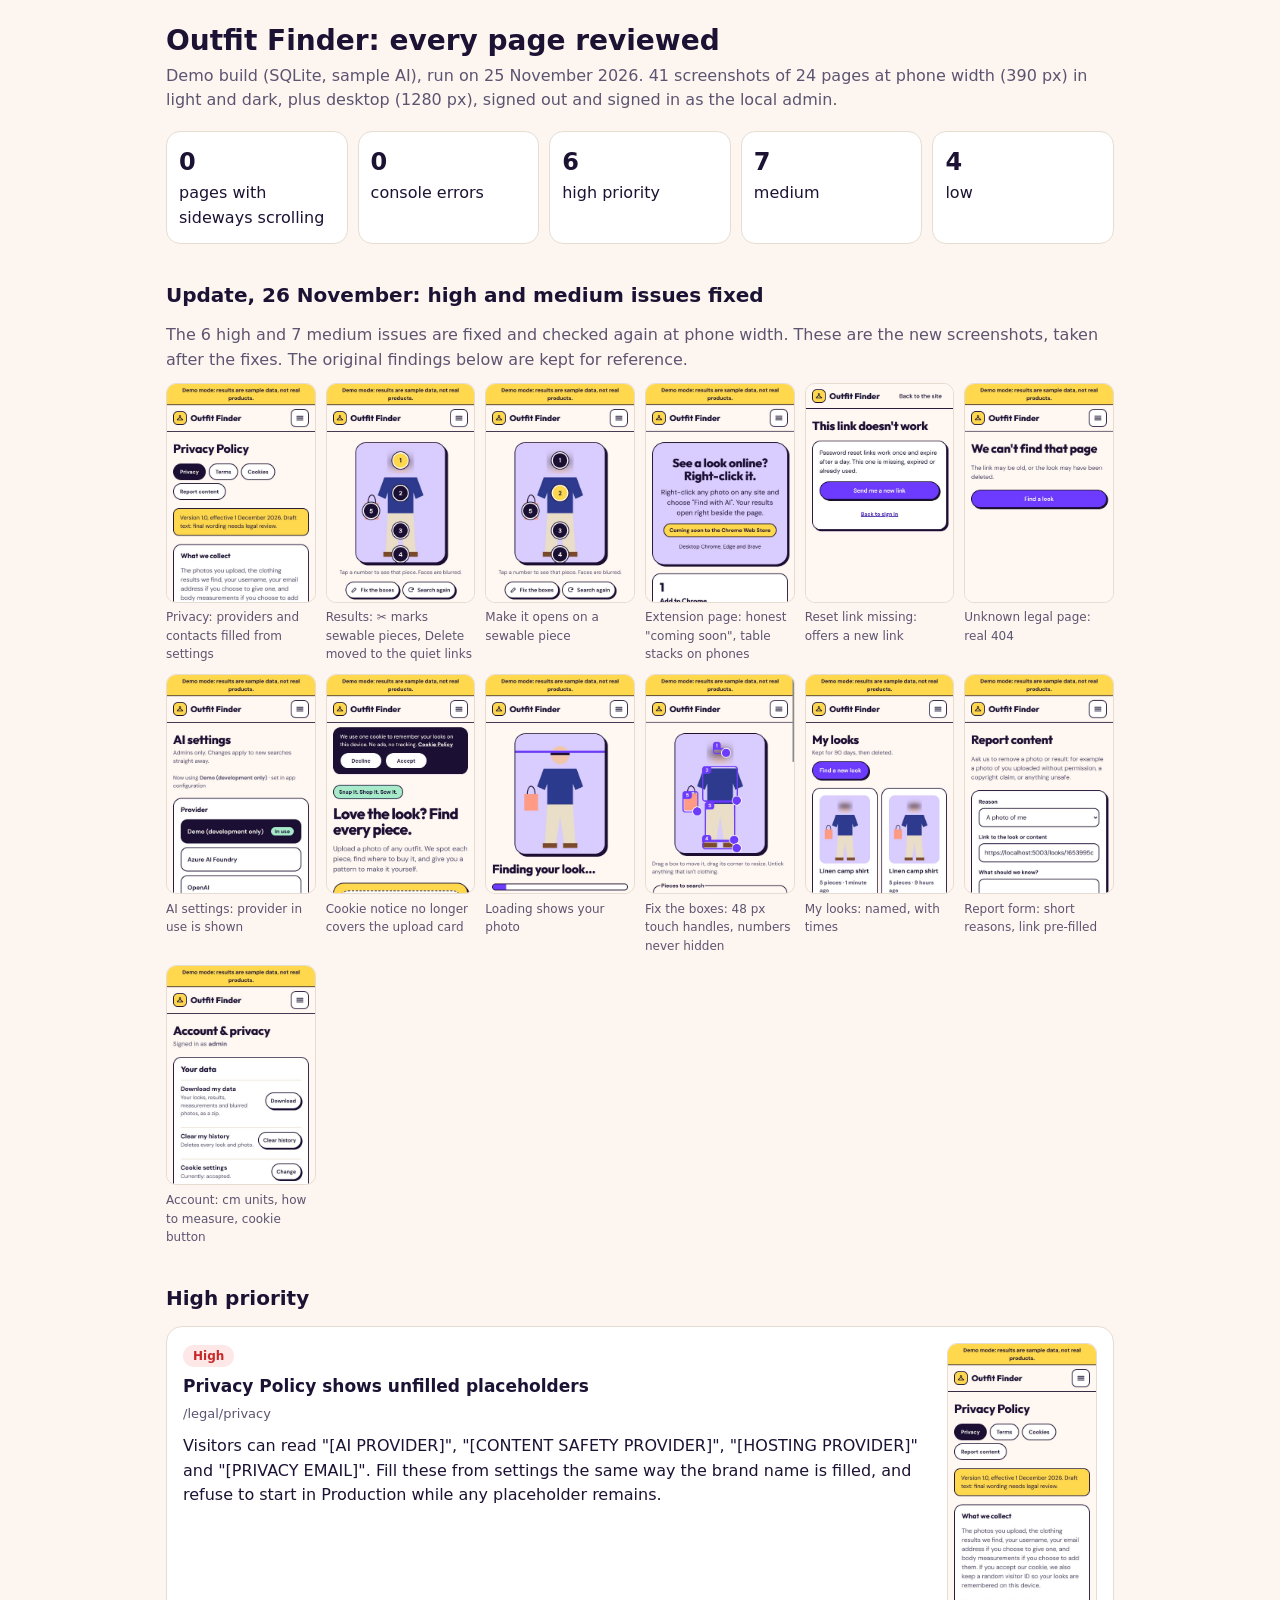
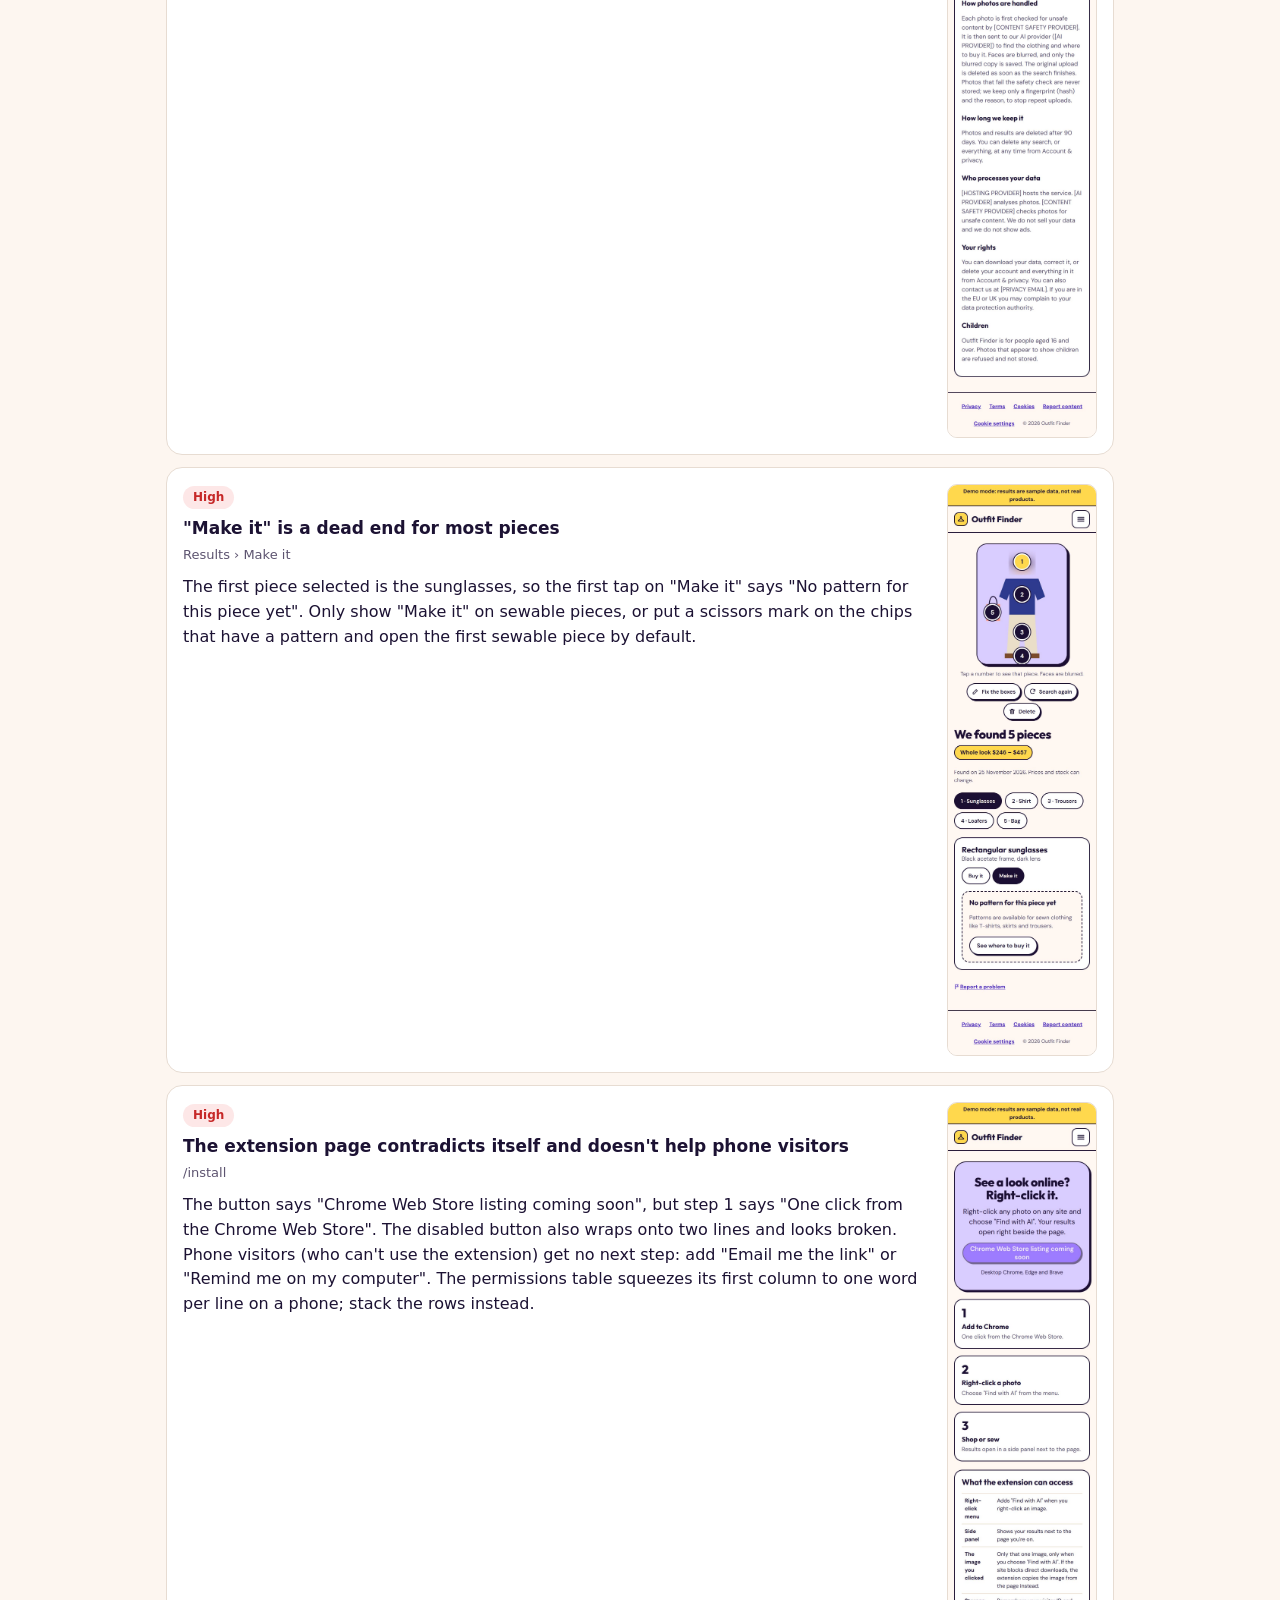
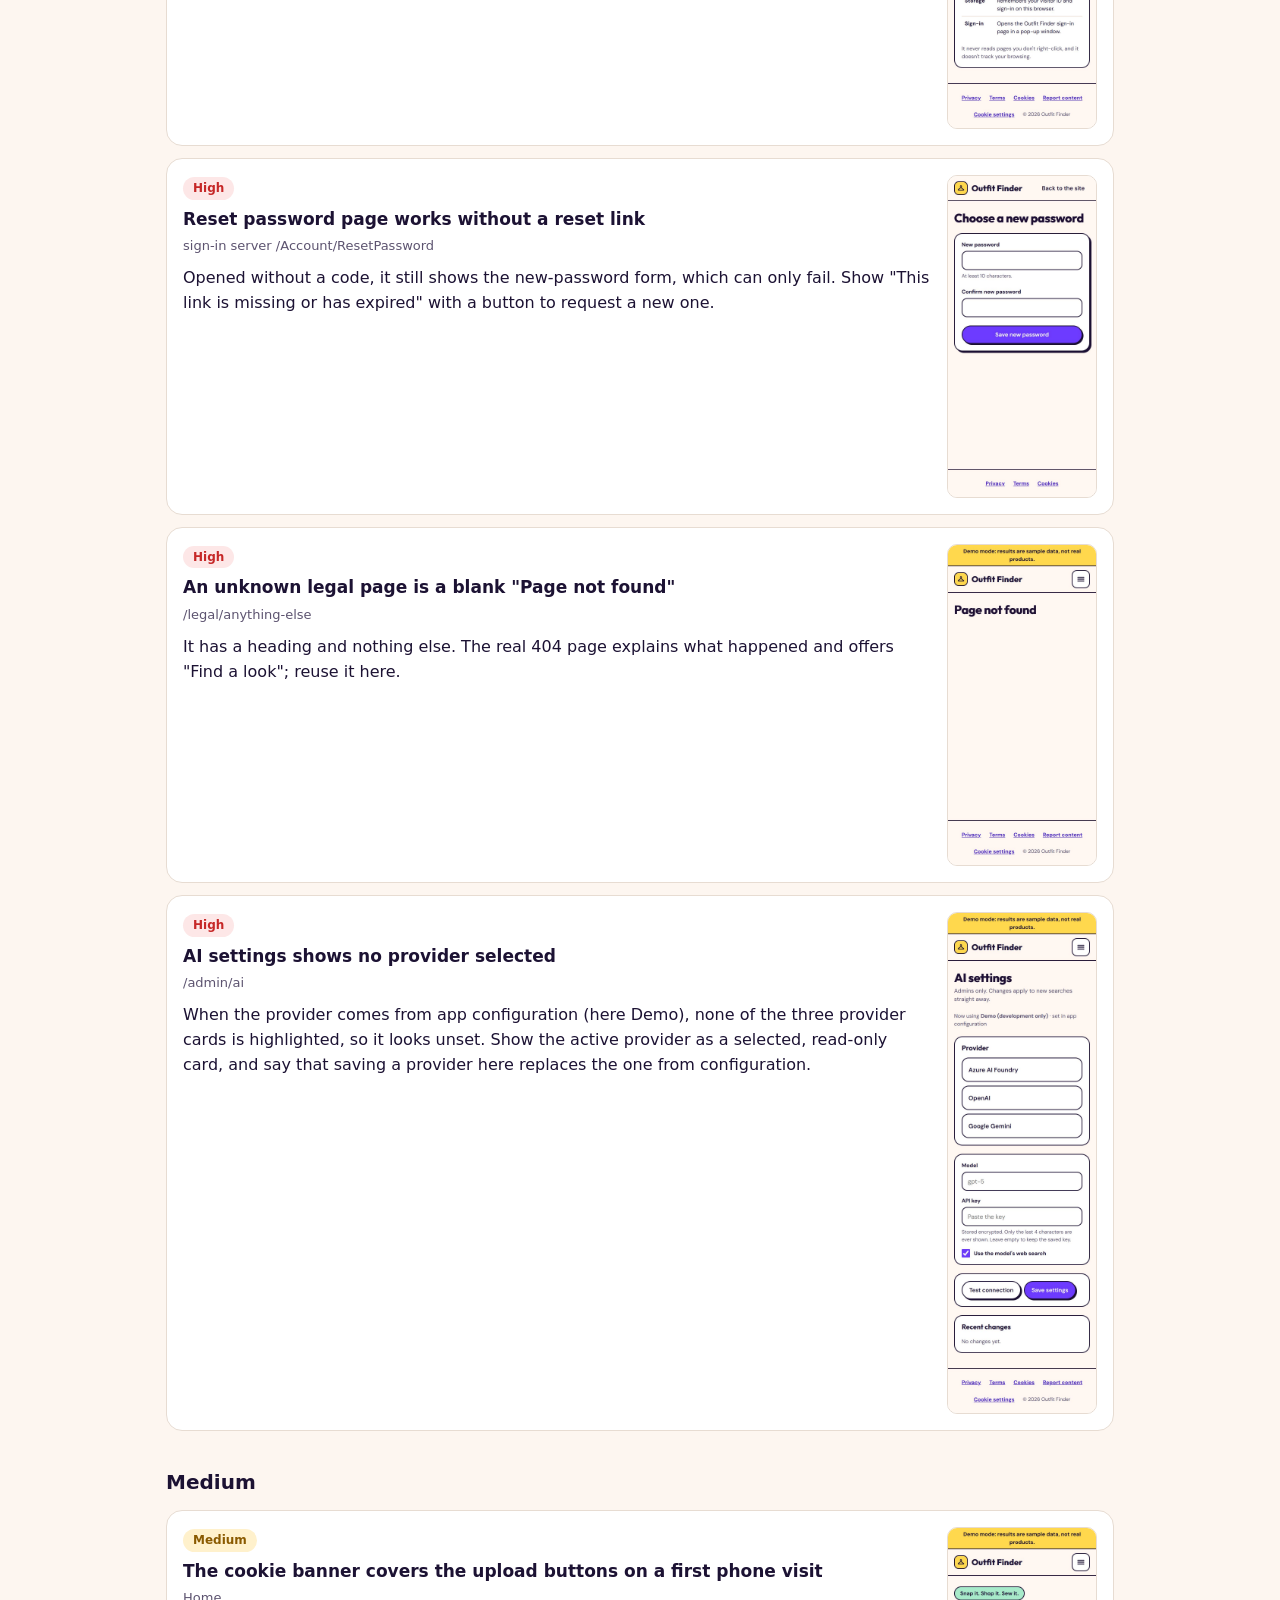
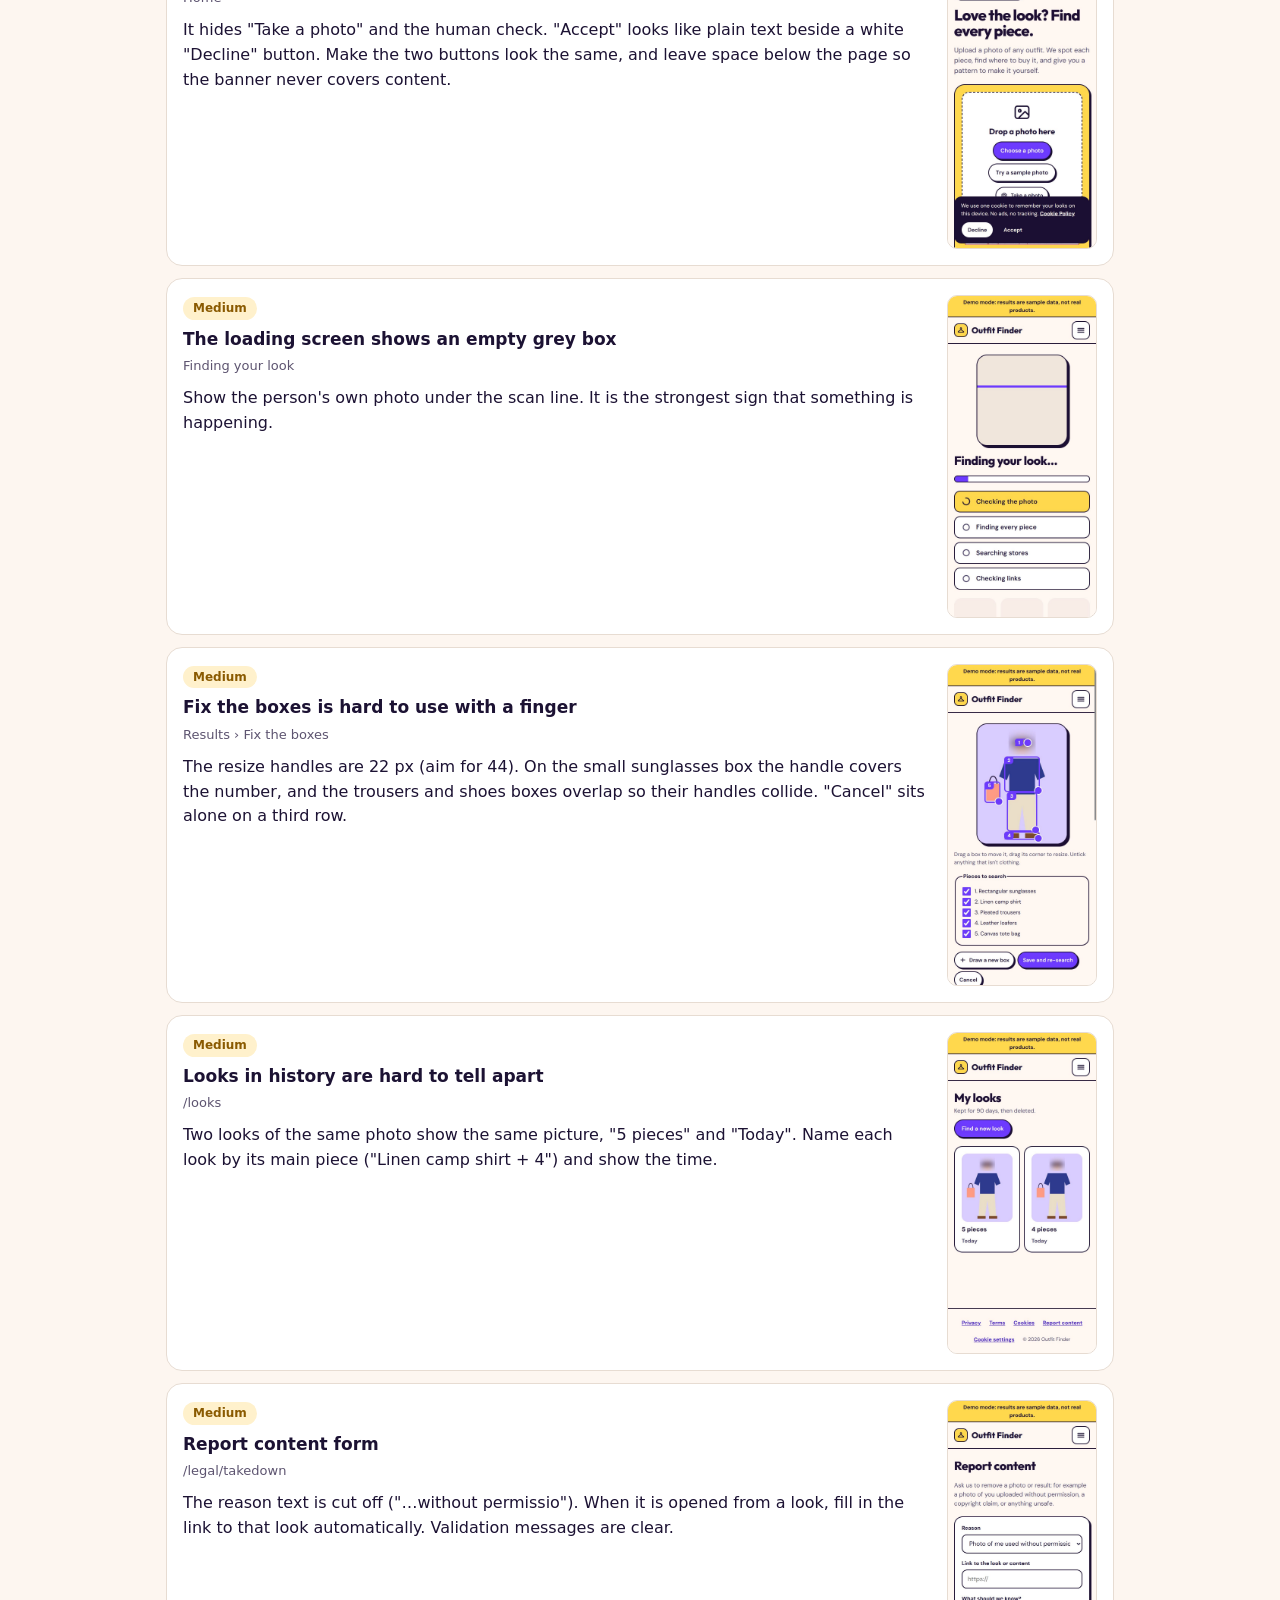
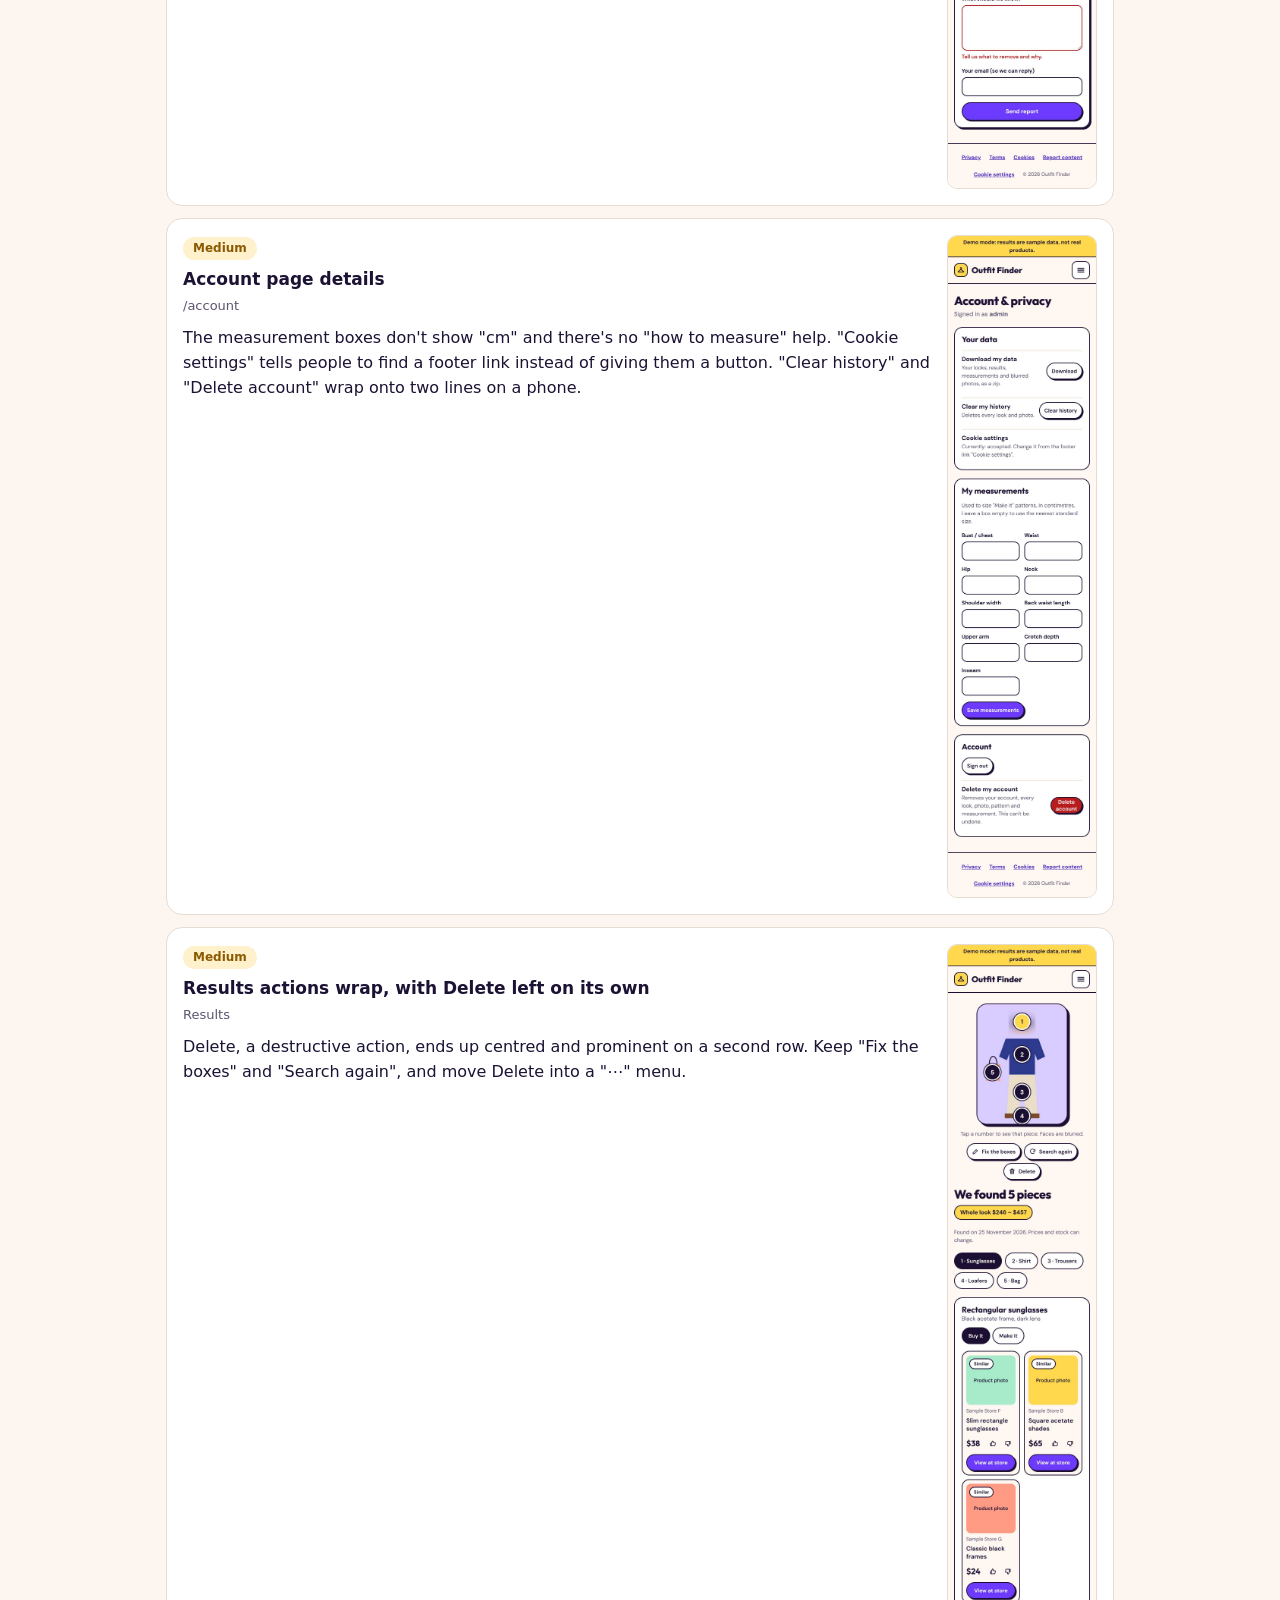
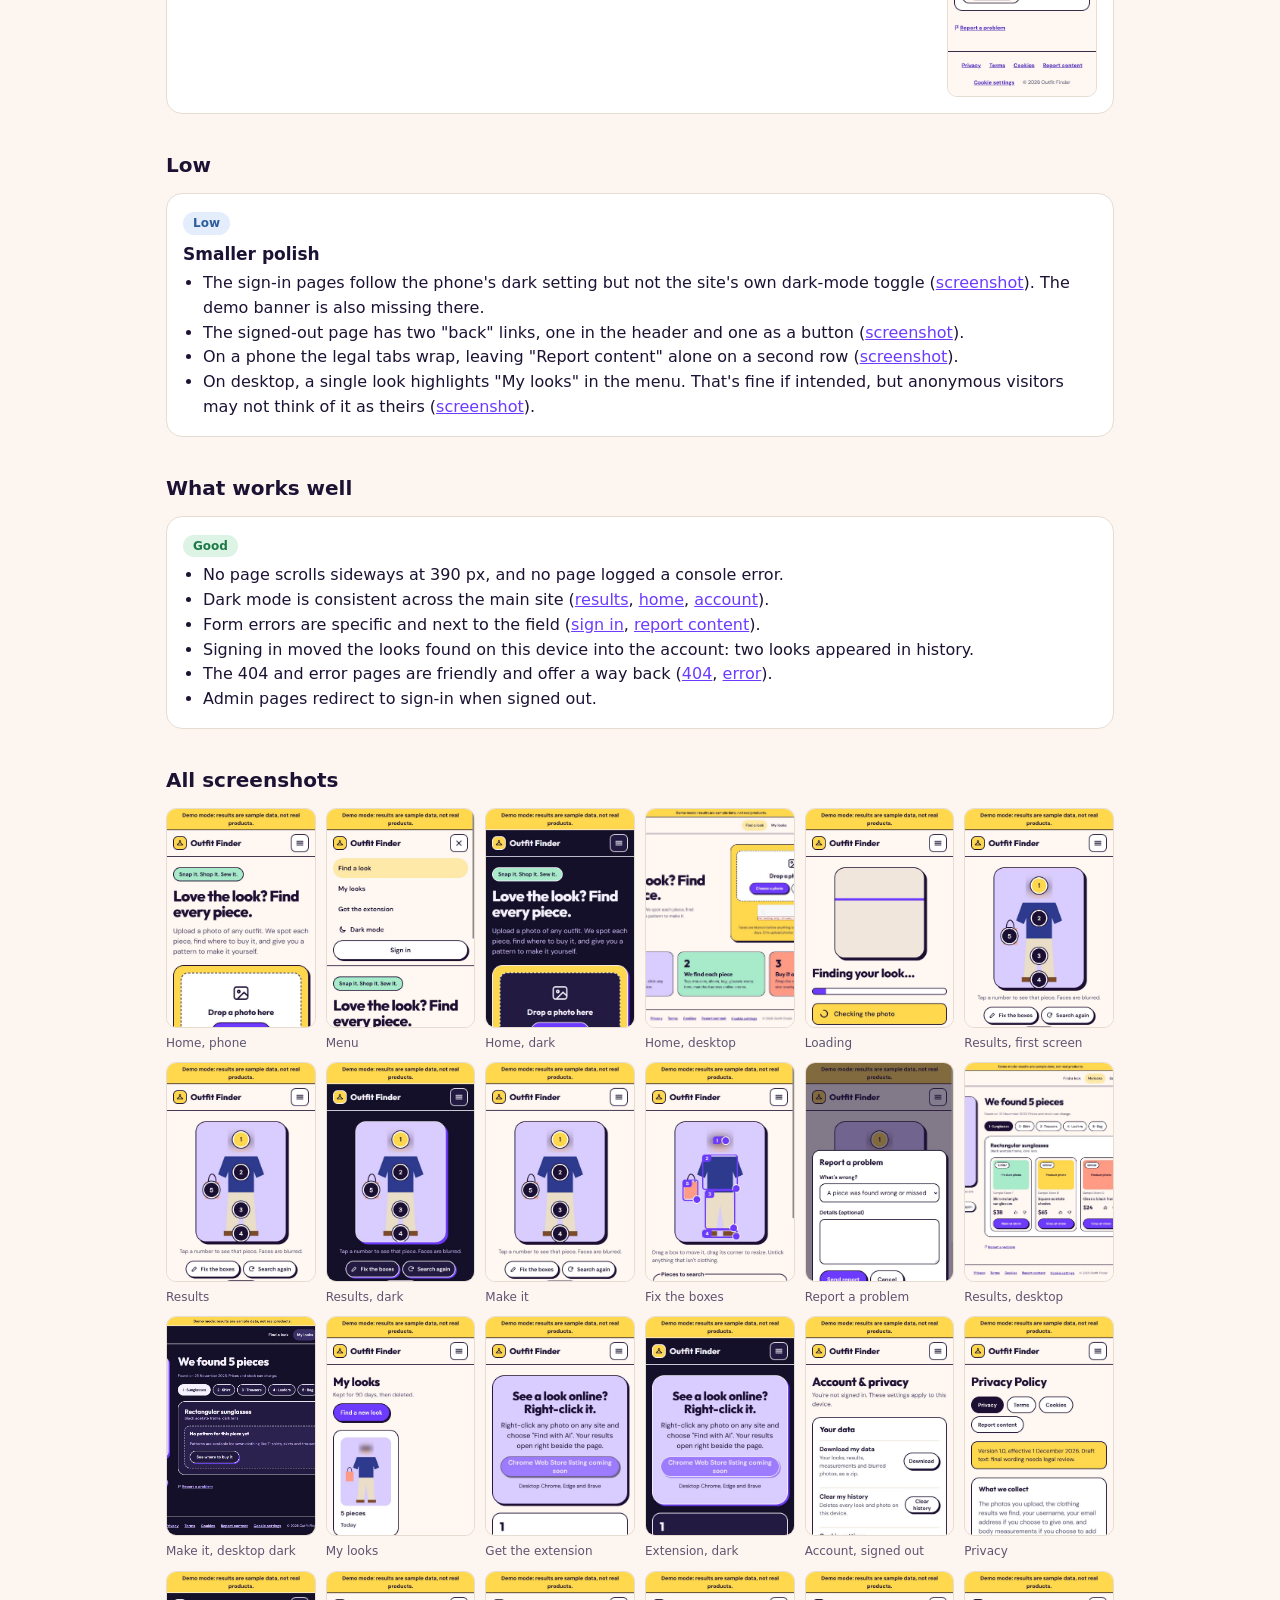
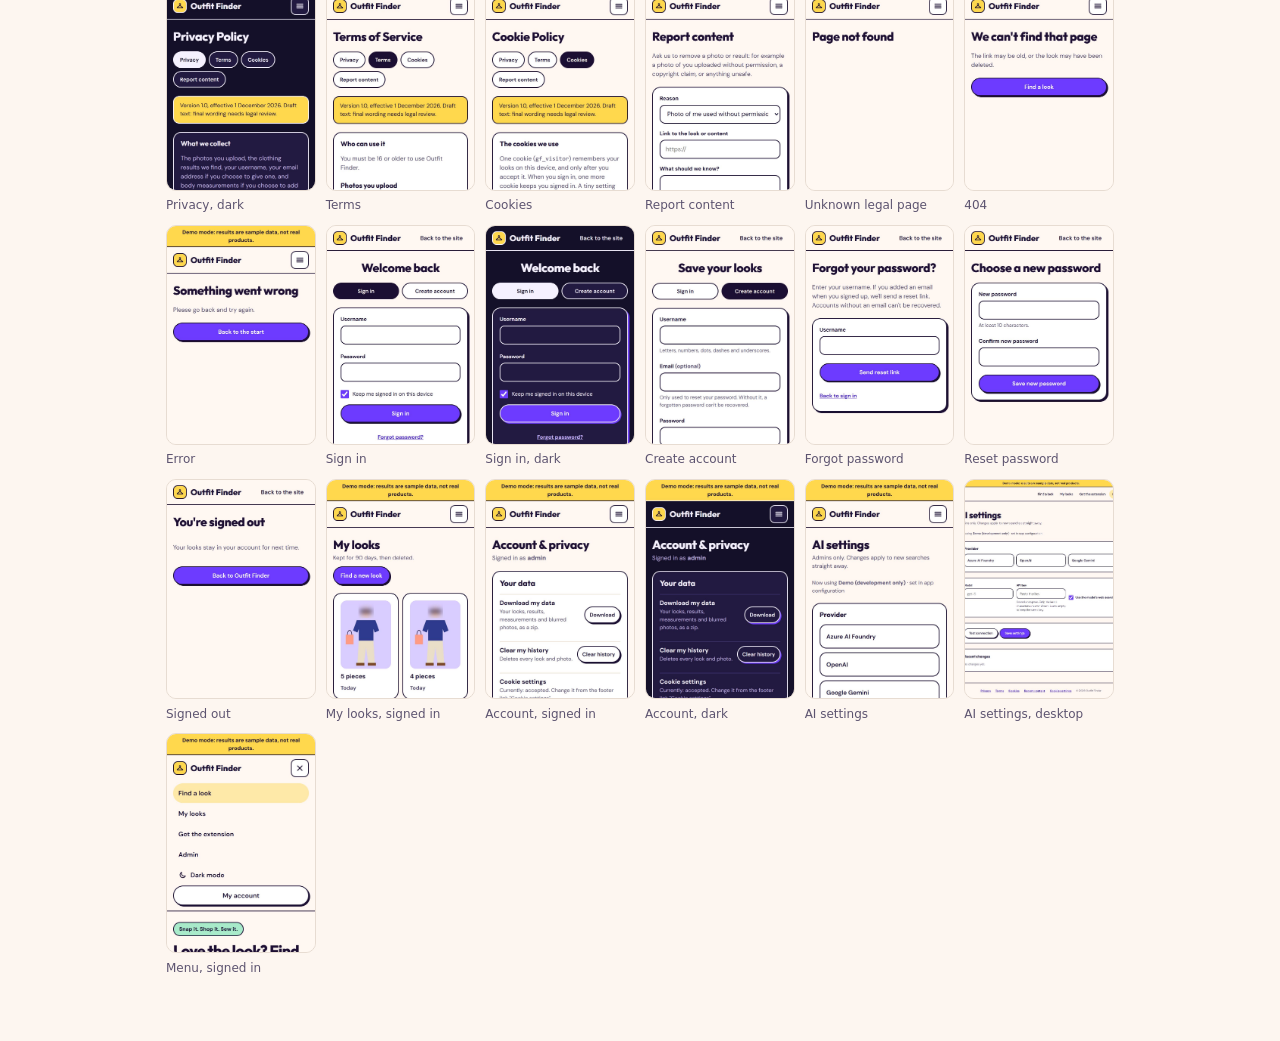
<file: docs/page-review/page-review.html>
<!doctype html>
<html lang="en">
<head>
<meta charset="utf-8">
<meta name="viewport" content="width=device-width, initial-scale=1">
<title>Outfit Finder Page Review</title>
<style>
:root{--bg:#fdf6f0;--card:#fff;--ink:#1c1233;--muted:#5d5470;--line:#e7dcd2;--hi:#c62828;--hiBg:#fde7e7;--md:#8a5a00;--mdBg:#fff1cc;--lo:#2f5d9c;--loBg:#e3edfb;--ok:#1d7a46;--okBg:#dcf3e5;--accent:#6c3bff}
@media (prefers-color-scheme:dark){:root:not([data-theme="light"]){--bg:#130f24;--card:#1f1838;--ink:#f3eefc;--muted:#b9b0cc;--line:#352c52;--hi:#ff8a80;--hiBg:#3a1820;--md:#ffd36b;--mdBg:#3a2f10;--lo:#9cc3ff;--loBg:#172a45;--ok:#7fe0a6;--okBg:#123224;--accent:#a68bff}}
:root[data-theme="dark"]{--bg:#130f24;--card:#1f1838;--ink:#f3eefc;--muted:#b9b0cc;--line:#352c52;--hi:#ff8a80;--hiBg:#3a1820;--md:#ffd36b;--mdBg:#3a2f10;--lo:#9cc3ff;--loBg:#172a45;--ok:#7fe0a6;--okBg:#123224;--accent:#a68bff}
*{box-sizing:border-box}
body{margin:0;background:var(--bg);color:var(--ink);font:16px/1.55 system-ui,-apple-system,Segoe UI,sans-serif}
main{max-width:980px;margin:0 auto;padding:24px 16px 64px}
h1{font-size:28px;line-height:1.2;margin:0 0 6px}
h2{font-size:20px;margin:36px 0 12px}
h3{font-size:17px;margin:0 0 4px}
p{margin:0 0 10px}
.sub{color:var(--muted)}
.stats{display:grid;grid-template-columns:repeat(auto-fit,minmax(140px,1fr));gap:10px;margin:18px 0}
.stat{background:var(--card);border:1px solid var(--line);border-radius:14px;padding:12px}
.stat b{display:block;font-size:24px}
.item{background:var(--card);border:1px solid var(--line);border-radius:16px;padding:16px;margin:12px 0;display:grid;grid-template-columns:1fr 150px;gap:16px;align-items:start}
.item.noimg{grid-template-columns:1fr}
.item img{width:150px;border-radius:10px;border:1px solid var(--line);display:block}
.item a{color:var(--accent)}
.chip{display:inline-block;font-size:12px;font-weight:700;border-radius:999px;padding:2px 10px;margin-bottom:6px}
.high{background:var(--hiBg);color:var(--hi)}.med{background:var(--mdBg);color:var(--md)}.low{background:var(--loBg);color:var(--lo)}.good{background:var(--okBg);color:var(--ok)}
.page{font-size:13px;color:var(--muted)}
.gallery{display:grid;grid-template-columns:repeat(auto-fill,minmax(130px,1fr));gap:10px}
.gallery a{display:block;text-decoration:none;color:var(--muted);font-size:12px}
.gallery img{width:100%;height:220px;object-fit:cover;object-position:top;border-radius:10px;border:1px solid var(--line)}
ul{margin:0;padding-left:20px}
@media (max-width:600px){.item{grid-template-columns:1fr}.item img{width:100%;max-height:320px;object-fit:cover;object-position:top}}
</style>
</head>
<body>
<main>
<h1>Outfit Finder: every page reviewed</h1>
<p class="sub">Demo build (SQLite, sample AI), run on 25 November 2026. 41 screenshots of 24 pages at phone width (390 px) in light and dark, plus desktop (1280 px), signed out and signed in as the local admin.</p>

<div class="stats">
<div class="stat"><b>0</b>pages with sideways scrolling</div>
<div class="stat"><b>0</b>console errors</div>
<div class="stat"><b>6</b>high priority</div>
<div class="stat"><b>7</b>medium</div>
<div class="stat"><b>4</b>low</div>
</div>

<h2>Update, 26 November: high and medium issues fixed</h2>
<p class="sub">The 6 high and 7 medium issues are fixed and checked again at phone width. These are the new screenshots, taken after the fixes. The original findings below are kept for reference.</p>
<div class="gallery">
<a href="after/18-legal-privacy-phone-light.jpg"><img src="after/18-legal-privacy-phone-light.jpg" alt="">Privacy: providers and contacts filled from settings</a>
<a href="after/07-results-full-phone-light.jpg"><img src="after/07-results-full-phone-light.jpg" alt="">Results: ✂ marks sewable pieces, Delete moved to the quiet links</a>
<a href="after/09-make-it-phone-light.jpg"><img src="after/09-make-it-phone-light.jpg" alt="">Make it opens on a sewable piece</a>
<a href="after/15-install-phone-light.jpg"><img src="after/15-install-phone-light.jpg" alt="">Extension page: honest "coming soon", table stacks on phones</a>
<a href="after/28-reset-no-code-phone-light.jpg"><img src="after/28-reset-no-code-phone-light.jpg" alt="">Reset link missing: offers a new link</a>
<a href="after/22-legal-unknown-phone-light.jpg"><img src="after/22-legal-unknown-phone-light.jpg" alt="">Unknown legal page: real 404</a>
<a href="after/32-admin-ai-phone-light.jpg"><img src="after/32-admin-ai-phone-light.jpg" alt="">AI settings: provider in use is shown</a>
<a href="after/01-home-first-visit-phone-light.jpg"><img src="after/01-home-first-visit-phone-light.jpg" alt="">Cookie notice no longer covers the upload card</a>
<a href="after/05-loading-phone-light.jpg"><img src="after/05-loading-phone-light.jpg" alt="">Loading shows your photo</a>
<a href="after/10-fix-boxes-phone-light.jpg"><img src="after/10-fix-boxes-phone-light.jpg" alt="">Fix the boxes: 48 px touch handles, numbers never hidden</a>
<a href="after/30-my-looks-signed-in-phone-light.jpg"><img src="after/30-my-looks-signed-in-phone-light.jpg" alt="">My looks: named, with times</a>
<a href="after/21c-takedown-prefilled-phone-light.jpg"><img src="after/21c-takedown-prefilled-phone-light.jpg" alt="">Report form: short reasons, link pre-filled</a>
<a href="after/31c-account-how-to-measure-phone-light.jpg"><img src="after/31c-account-how-to-measure-phone-light.jpg" alt="">Account: cm units, how to measure, cookie button</a>
</div>

<h2>High priority</h2>

<div class="item"><div><span class="chip high">High</span><h3>Privacy Policy shows unfilled placeholders</h3><p class="page">/legal/privacy</p><p>Visitors can read "[AI PROVIDER]", "[CONTENT SAFETY PROVIDER]", "[HOSTING PROVIDER]" and "[PRIVACY EMAIL]". Fill these from settings the same way the brand name is filled, and refuse to start in Production while any placeholder remains.</p></div><a href="18-legal-privacy-phone-light.jpg"><img src="18-legal-privacy-phone-light.jpg" alt="Privacy policy with bracketed placeholders"></a></div>

<div class="item"><div><span class="chip high">High</span><h3>"Make it" is a dead end for most pieces</h3><p class="page">Results › Make it</p><p>The first piece selected is the sunglasses, so the first tap on "Make it" says "No pattern for this piece yet". Only show "Make it" on sewable pieces, or put a scissors mark on the chips that have a pattern and open the first sewable piece by default.</p></div><a href="09-make-it-phone-light.jpg"><img src="09-make-it-phone-light.jpg" alt="Make it tab showing no pattern for sunglasses"></a></div>

<div class="item"><div><span class="chip high">High</span><h3>The extension page contradicts itself and doesn't help phone visitors</h3><p class="page">/install</p><p>The button says "Chrome Web Store listing coming soon", but step 1 says "One click from the Chrome Web Store". The disabled button also wraps onto two lines and looks broken. Phone visitors (who can't use the extension) get no next step: add "Email me the link" or "Remind me on my computer". The permissions table squeezes its first column to one word per line on a phone; stack the rows instead.</p></div><a href="15-install-phone-light.jpg"><img src="15-install-phone-light.jpg" alt="Install page on a phone"></a></div>

<div class="item"><div><span class="chip high">High</span><h3>Reset password page works without a reset link</h3><p class="page">sign-in server /Account/ResetPassword</p><p>Opened without a code, it still shows the new-password form, which can only fail. Show "This link is missing or has expired" with a button to request a new one.</p></div><a href="28-reset-no-code-phone-light.jpg"><img src="28-reset-no-code-phone-light.jpg" alt="Reset password form with no code"></a></div>

<div class="item"><div><span class="chip high">High</span><h3>An unknown legal page is a blank "Page not found"</h3><p class="page">/legal/anything-else</p><p>It has a heading and nothing else. The real 404 page explains what happened and offers "Find a look"; reuse it here.</p></div><a href="22-legal-unknown-phone-light.jpg"><img src="22-legal-unknown-phone-light.jpg" alt="Bare page not found"></a></div>

<div class="item"><div><span class="chip high">High</span><h3>AI settings shows no provider selected</h3><p class="page">/admin/ai</p><p>When the provider comes from app configuration (here Demo), none of the three provider cards is highlighted, so it looks unset. Show the active provider as a selected, read-only card, and say that saving a provider here replaces the one from configuration.</p></div><a href="32-admin-ai-phone-light.jpg"><img src="32-admin-ai-phone-light.jpg" alt="AI settings with no provider selected"></a></div>

<h2>Medium</h2>

<div class="item"><div><span class="chip med">Medium</span><h3>The cookie banner covers the upload buttons on a first phone visit</h3><p class="page">Home</p><p>It hides "Take a photo" and the human check. "Accept" looks like plain text beside a white "Decline" button. Make the two buttons look the same, and leave space below the page so the banner never covers content.</p></div><a href="01-home-first-visit-phone-light.jpg"><img src="01-home-first-visit-phone-light.jpg" alt="Cookie banner over upload card"></a></div>

<div class="item"><div><span class="chip med">Medium</span><h3>The loading screen shows an empty grey box</h3><p class="page">Finding your look</p><p>Show the person's own photo under the scan line. It is the strongest sign that something is happening.</p></div><a href="05-loading-phone-light.jpg"><img src="05-loading-phone-light.jpg" alt="Loading view with empty photo"></a></div>

<div class="item"><div><span class="chip med">Medium</span><h3>Fix the boxes is hard to use with a finger</h3><p class="page">Results › Fix the boxes</p><p>The resize handles are 22 px (aim for 44). On the small sunglasses box the handle covers the number, and the trousers and shoes boxes overlap so their handles collide. "Cancel" sits alone on a third row.</p></div><a href="10-fix-boxes-phone-light.jpg"><img src="10-fix-boxes-phone-light.jpg" alt="Box editor"></a></div>

<div class="item"><div><span class="chip med">Medium</span><h3>Looks in history are hard to tell apart</h3><p class="page">/looks</p><p>Two looks of the same photo show the same picture, "5 pieces" and "Today". Name each look by its main piece ("Linen camp shirt + 4") and show the time.</p></div><a href="30-my-looks-signed-in-phone-light.jpg"><img src="30-my-looks-signed-in-phone-light.jpg" alt="My looks with two identical cards"></a></div>

<div class="item"><div><span class="chip med">Medium</span><h3>Report content form</h3><p class="page">/legal/takedown</p><p>The reason text is cut off ("…without permissio"). When it is opened from a look, fill in the link to that look automatically. Validation messages are clear.</p></div><a href="21b-takedown-empty-submit-phone-light.jpg"><img src="21b-takedown-empty-submit-phone-light.jpg" alt="Takedown form with validation"></a></div>

<div class="item"><div><span class="chip med">Medium</span><h3>Account page details</h3><p class="page">/account</p><p>The measurement boxes don't show "cm" and there's no "how to measure" help. "Cookie settings" tells people to find a footer link instead of giving them a button. "Clear history" and "Delete account" wrap onto two lines on a phone.</p></div><a href="31-account-phone-light.jpg"><img src="31-account-phone-light.jpg" alt="Account page"></a></div>

<div class="item"><div><span class="chip med">Medium</span><h3>Results actions wrap, with Delete left on its own</h3><p class="page">Results</p><p>Delete, a destructive action, ends up centred and prominent on a second row. Keep "Fix the boxes" and "Search again", and move Delete into a "⋯" menu.</p></div><a href="07-results-full-phone-light.jpg"><img src="07-results-full-phone-light.jpg" alt="Results page on a phone"></a></div>

<h2>Low</h2>

<div class="item noimg"><div><span class="chip low">Low</span><h3>Smaller polish</h3><ul>
<li>The sign-in pages follow the phone's dark setting but not the site's own dark-mode toggle (<a href="25b-login-phone-dark.jpg">screenshot</a>). The demo banner is also missing there.</li>
<li>The signed-out page has two "back" links, one in the header and one as a button (<a href="29-logout-phone-light.jpg">screenshot</a>).</li>
<li>On a phone the legal tabs wrap, leaving "Report content" alone on a second row (<a href="18-legal-privacy-phone-light.jpg">screenshot</a>).</li>
<li>On desktop, a single look highlights "My looks" in the menu. That's fine if intended, but anonymous visitors may not think of it as theirs (<a href="12-results-desktop-light.jpg">screenshot</a>).</li>
</ul></div></div>

<h2>What works well</h2>
<div class="item noimg"><div><span class="chip good">Good</span><ul>
<li>No page scrolls sideways at 390 px, and no page logged a console error.</li>
<li>Dark mode is consistent across the main site (<a href="08-results-full-phone-dark.jpg">results</a>, <a href="03-home-phone-dark.jpg">home</a>, <a href="31b-account-phone-dark.jpg">account</a>).</li>
<li>Form errors are specific and next to the field (<a href="25c-login-empty-submit-phone-light.jpg">sign in</a>, <a href="21b-takedown-empty-submit-phone-light.jpg">report content</a>).</li>
<li>Signing in moved the looks found on this device into the account: two looks appeared in history.</li>
<li>The 404 and error pages are friendly and offer a way back (<a href="23-not-found-phone-light.jpg">404</a>, <a href="24-error-phone-light.jpg">error</a>).</li>
<li>Admin pages redirect to sign-in when signed out.</li>
</ul></div></div>

<h2>All screenshots</h2>
<div class="gallery">
<a href="01b-home-full-phone-light.jpg"><img src="01b-home-full-phone-light.jpg" alt="">Home, phone</a>
<a href="02-menu-open-phone-light.jpg"><img src="02-menu-open-phone-light.jpg" alt="">Menu</a>
<a href="03-home-phone-dark.jpg"><img src="03-home-phone-dark.jpg" alt="">Home, dark</a>
<a href="04-home-desktop-light.jpg"><img src="04-home-desktop-light.jpg" alt="">Home, desktop</a>
<a href="05-loading-phone-light.jpg"><img src="05-loading-phone-light.jpg" alt="">Loading</a>
<a href="06-results-first-screen-phone-light.jpg"><img src="06-results-first-screen-phone-light.jpg" alt="">Results, first screen</a>
<a href="07-results-full-phone-light.jpg"><img src="07-results-full-phone-light.jpg" alt="">Results</a>
<a href="08-results-full-phone-dark.jpg"><img src="08-results-full-phone-dark.jpg" alt="">Results, dark</a>
<a href="09-make-it-phone-light.jpg"><img src="09-make-it-phone-light.jpg" alt="">Make it</a>
<a href="10-fix-boxes-phone-light.jpg"><img src="10-fix-boxes-phone-light.jpg" alt="">Fix the boxes</a>
<a href="11-report-dialog-phone-light.jpg"><img src="11-report-dialog-phone-light.jpg" alt="">Report a problem</a>
<a href="12-results-desktop-light.jpg"><img src="12-results-desktop-light.jpg" alt="">Results, desktop</a>
<a href="13-make-it-desktop-dark.jpg"><img src="13-make-it-desktop-dark.jpg" alt="">Make it, desktop dark</a>
<a href="14-my-looks-anon-phone-light.jpg"><img src="14-my-looks-anon-phone-light.jpg" alt="">My looks</a>
<a href="15-install-phone-light.jpg"><img src="15-install-phone-light.jpg" alt="">Get the extension</a>
<a href="15b-install-phone-dark.jpg"><img src="15b-install-phone-dark.jpg" alt="">Extension, dark</a>
<a href="16-account-anon-phone-light.jpg"><img src="16-account-anon-phone-light.jpg" alt="">Account, signed out</a>
<a href="18-legal-privacy-phone-light.jpg"><img src="18-legal-privacy-phone-light.jpg" alt="">Privacy</a>
<a href="18b-legal-privacy-phone-dark.jpg"><img src="18b-legal-privacy-phone-dark.jpg" alt="">Privacy, dark</a>
<a href="19-legal-terms-phone-light.jpg"><img src="19-legal-terms-phone-light.jpg" alt="">Terms</a>
<a href="20-legal-cookies-phone-light.jpg"><img src="20-legal-cookies-phone-light.jpg" alt="">Cookies</a>
<a href="21-legal-takedown-phone-light.jpg"><img src="21-legal-takedown-phone-light.jpg" alt="">Report content</a>
<a href="22-legal-unknown-phone-light.jpg"><img src="22-legal-unknown-phone-light.jpg" alt="">Unknown legal page</a>
<a href="23-not-found-phone-light.jpg"><img src="23-not-found-phone-light.jpg" alt="">404</a>
<a href="24-error-phone-light.jpg"><img src="24-error-phone-light.jpg" alt="">Error</a>
<a href="25-login-phone-light.jpg"><img src="25-login-phone-light.jpg" alt="">Sign in</a>
<a href="25b-login-phone-dark.jpg"><img src="25b-login-phone-dark.jpg" alt="">Sign in, dark</a>
<a href="26-register-phone-light.jpg"><img src="26-register-phone-light.jpg" alt="">Create account</a>
<a href="27-forgot-phone-light.jpg"><img src="27-forgot-phone-light.jpg" alt="">Forgot password</a>
<a href="28-reset-no-code-phone-light.jpg"><img src="28-reset-no-code-phone-light.jpg" alt="">Reset password</a>
<a href="29-logout-phone-light.jpg"><img src="29-logout-phone-light.jpg" alt="">Signed out</a>
<a href="30-my-looks-signed-in-phone-light.jpg"><img src="30-my-looks-signed-in-phone-light.jpg" alt="">My looks, signed in</a>
<a href="31-account-phone-light.jpg"><img src="31-account-phone-light.jpg" alt="">Account, signed in</a>
<a href="31b-account-phone-dark.jpg"><img src="31b-account-phone-dark.jpg" alt="">Account, dark</a>
<a href="32-admin-ai-phone-light.jpg"><img src="32-admin-ai-phone-light.jpg" alt="">AI settings</a>
<a href="33-admin-ai-desktop-light.jpg"><img src="33-admin-ai-desktop-light.jpg" alt="">AI settings, desktop</a>
<a href="34-menu-signed-in-phone-light.jpg"><img src="34-menu-signed-in-phone-light.jpg" alt="">Menu, signed in</a>
</div>
</main>
</body>
</html>
</file>
